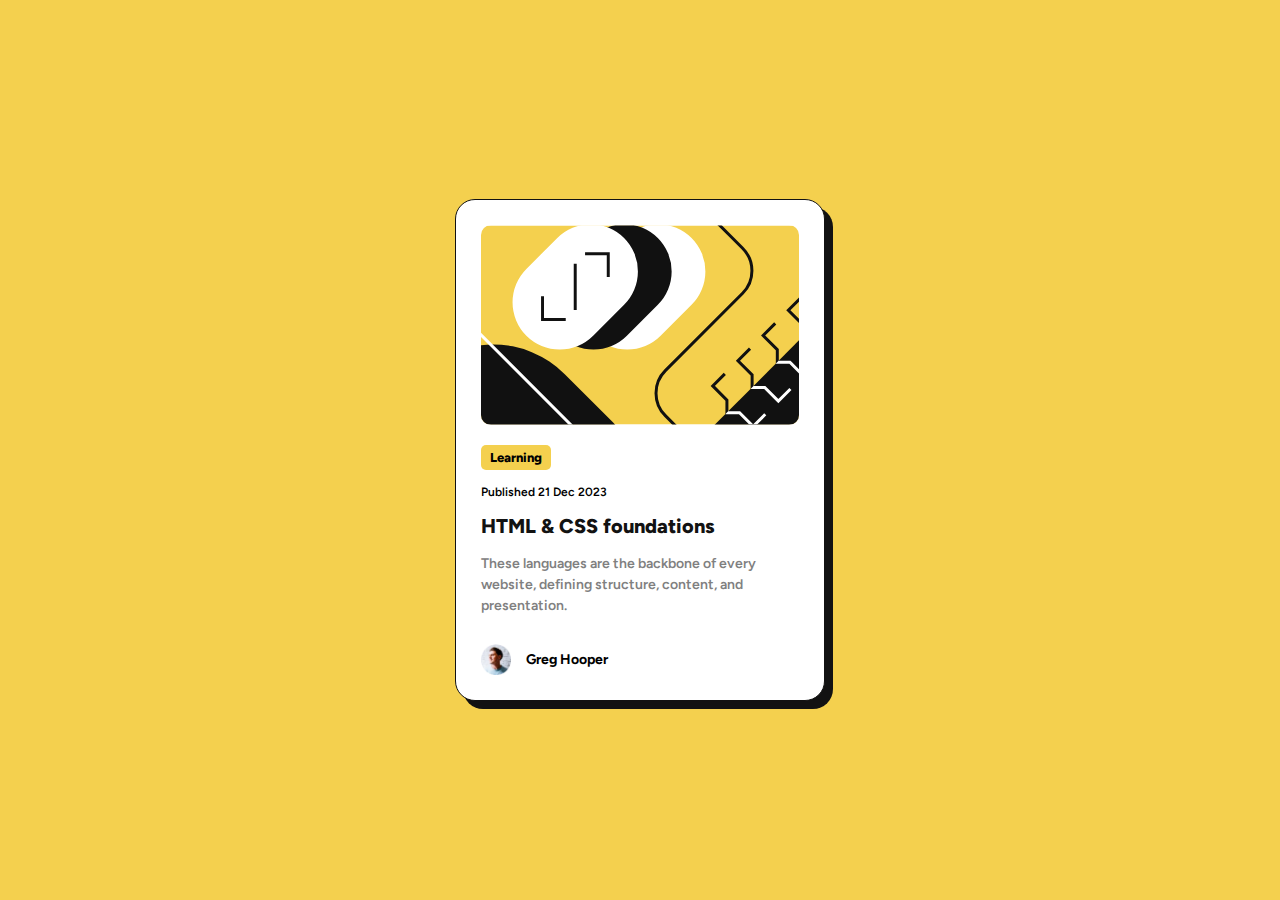
<file: blog-preview-card-main/index.html>
<!DOCTYPE html>
<html lang="en">
<head>
  <meta charset="UTF-8">
  <meta name="viewport" content="width=device-width, initial-scale=1.0"> <!-- displays site properly based on user's device -->
  <link rel="stylesheet" href="./style/style.css">
  <link rel="icon" type="image/png" sizes="32x32" href="./assets/images/favicon-32x32.png">
  
  <title>Frontend Mentor | Blog preview card</title>
  
</head>
<body>
  <div class="container">
    <div class="blog">
        <div class="blog-img">
          <img src="./assets/images/illustration-article.svg" alt="Illustration" />
        </div>
        <div class="blog-details">
          <span>Learning</span>
          <h5>Published 21 Dec 2023</h5>
          <h1>HTML & CSS foundations</h1>
          <p>
            These languages are the backbone of every website, defining structure, content, and presentation.
          </p>
        </div>
        <div class="blog-writer">
          <div class="writer-img">
            <img src="assets/images/image-avatar.webp" alt="blog-avatar">
          </div>
          <h3>Greg Hooper</h3>
        </div>
    </div>
  </div>

  
</body>
</html>
</file>
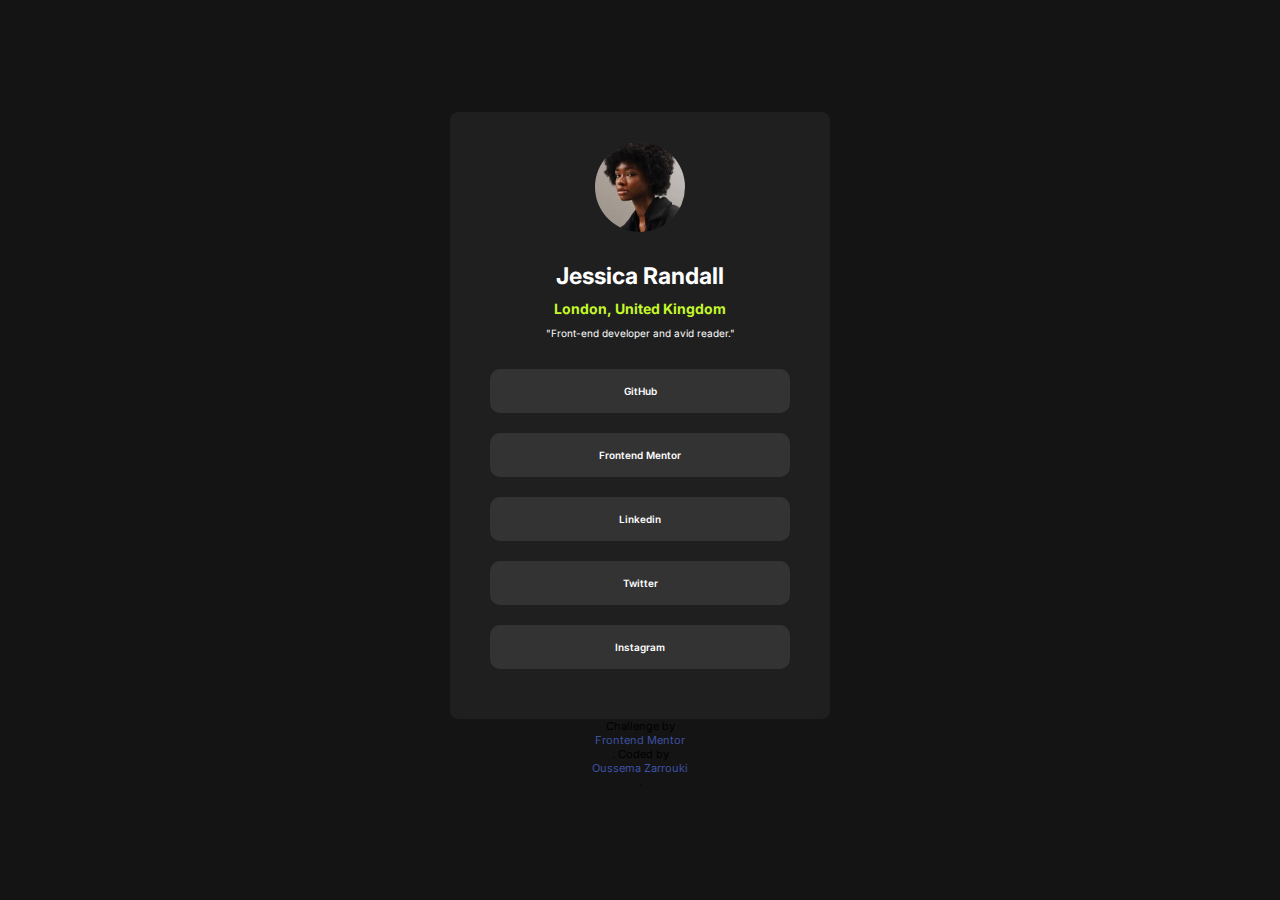
<file: social-links-profile-main/index.html>
<!DOCTYPE html>
<html lang="en">
<head>
  <meta charset="UTF-8">
  <meta name="viewport" content="width=device-width, initial-scale=1.0"> <!-- displays site properly based on user's device -->
  <link rel="stylesheet" href="./style/style.css">
  <link rel="icon" type="image/png" sizes="32x32" href="./assets/images/favicon-32x32.png">
  
  <title>Frontend Mentor | Social links profile</title>

  <!-- Feel free to remove these styles or customise in your own stylesheet 👍 -->
  <style>
    .attribution { font-size: 11px; text-align: center; }
    .attribution a { color: hsl(228, 45%, 44%); }
  </style>
</head>
<body>
  <div class="container">
    <div class="profile">
      <div class="profile-header">
        <div class="profile-img">
          <img src="./assets/images/avatar-jessica.jpeg" alt="Profile Picture" class="profile-img">
        </div>
        <div class="profile-title">
          <h1>Jessica Randall</h1>
          <h2>London, United Kingdom</h2>
        </div>
        <p>"Front-end developer and avid reader."</p>
      </div>
      <ul class="social-media">
        <li><a href="#">GitHub</a></li>
        <li><a href="#">Frontend Mentor</a></li>
        <li><a href="#">Linkedin</a></li>
        <li><a href="#">Twitter</a></li>
        <li><a href="#">Instagram</a></li>
      </ul>

    </div>

  </div>
  
  <div class="attribution">
    Challenge by <a href="https://www.frontendmentor.io?ref=challenge" target="_blank">Frontend Mentor</a>. 
    Coded by <a href="https://github.com/oussemazarrouki">Oussema Zarrouki</a>.
  </div>
</body>
</html>
</file>
<file: blog-preview-card-main/style/style.css>
@import url('https://fonts.googleapis.com/css2?family=Figtree:ital,wght@0,300..900;1,300..900&display=swap');

*,
*::after,
*::before {
  margin: 0;
  padding: 0;
  box-sizing: border-box;
}

:root{
  --clr-yellow: hsl(47, 88%, 63%);
  --clr-white: hsl(0, 0%, 100%);
  --clr-grey: hsl(0, 0%, 50%);
  --clr-black: hsl(0, 0%, 7%);
}

html{
  font-size: 62.5%;
}

body{
  font-family: 'Figtree', sans-serif;
  font-weight: 600;
  background-color: var(--clr-yellow);
  min-height: 100vh;
  display: grid;
  place-content: center;
  font-size: 1.6rem;
}

img{
  display: block;
  max-width: 100%;
}
.container{
  padding-inline: 1.5rem;
  margin:0 auto;
  width: 37rem;
}

.blog{
  background-color: var(--clr-white);
  padding: 2.5rem;
  border-radius: 2rem;
  border: 0.1rem solid var(--clr-black);
  box-shadow: 0.8rem 0.8rem 0 var(--clr-black);
  transition: box-shadow 0.3s ease-in-out;
}

.blog:hover{
  box-shadow: 1rem 1rem 0rem var(--clr-black);
}

.blog .blog-img{
  width: 100%;
  height: 20rem;
}

.blog .blog-img img{
  border-radius: 1rem;
  height: 100%;
  object-fit: cover;
}

.blog .blog-details{
  margin-top: 2rem;
}

.blog .blog-details span{
  display: block;
  background-color: var(--clr-yellow);
  padding: 0.5rem;
  font-weight: 800;
  border-radius: 0.5rem;
  width: 7rem;
  text-align: center;
  font-size:1.3rem;
}

.blog .blog-details h5{
  margin: 1.5rem 0;
  font-size:1.2rem;
  font-weight: 600;
}

.blog .blog-details h1{
  color: var(--clr-black);
  font-weight: 800;
  margin-bottom: 1.5rem;
  font-size:2rem;
  cursor: pointer;
  transition: color 0.3s ease-in-out;
}

.blog:hover h1{
  color: var(--clr-yellow);
}

.blog .blog-details p{
  color : var(--clr-grey);
  line-height: 1.5;
  font-size: 1.4rem;
  margin-bottom: 2.8rem;
  max-width: 33rem;
}

.blog .blog-writer{
  display:flex;
  align-items:center;
  gap: 1.5rem;
}

.blog .blog-writer img{
  width: 3rem;
}

.blog .blog-writer h3{
  font-size: 1.4rem;
}


@media(min-width:1200px){
  .container{
    width: 40rem;
  }

  .card .card-details h1{
    font-size: 2.1rem;
  }
}
</file>
<file: social-links-profile-main/style/style.css>
@import url('https://fonts.googleapis.com/css2?family=Inter:wght@100..900&display=swap');

*,
*::before,
*::after{
    margin:0;
    padding:0;
    box-sizing: border-box;
}

:root{
    --clr-green: hsl(75, 94%, 57%);
    --clr-white: hsl(0, 0%, 100%);
    --clr-grey: hsl(0, 0%, 20%);
    --clr-dark-grey: hsl(0, 0%, 12%);
    --clr-off-black: hsl(0, 0%, 8%); 
    --fw-normal: 400;
    --fw-semi-bold: 600;
    --fw-bold: 700;
}

html{
    font-size: 62.5%;
}

body{
    font-family: 'Inter', sans-serif;
    font: size 1.4rem;
    font-weight: var(--fw-normal);
    background-color: var(--clr-off-black);
    min-height: 100vh;
    display: grid;
    place-content: center;
}
ul {
    list-style: none;
}
a{
    display:block;
    text-decoration: none;
}

.container{
    padding-inline: 1.5rem;
    margin:9rem auto 0;
}

.profile{
    background-color: var(--clr-dark-grey);
    width: 32rem;
    padding: 1.8rem;
    border-radius: 0.8rem;
    text-align: center;
}

.profile .profile-img{
    width: 9rem;
    aspect-ratio: 1;
    margin: 0 auto;
}

.profile .profile-img img{
    display: inherit;
    max-width: 100%;
    border-radius: 50%;
}

.profile .profile-title {
    margin-top: 3rem;
}

.profile .profile-title h1{
    color: var(--clr-white);
    font-size: 2.3rem;
    font-weight: var(--fw-bold);
}

.profile .profile-title h2{
    color: var(--clr-green);
    font-size: 1.4rem;
    margin-top: 1rem;
    margin-bottom: 1rem;
}

.profile .profile-header p{
    color: var(--clr-white);
}

.profile .social-media {
    display:flex;
    flex-direction: column;
    align-items:center;
    margin-top:3rem;
}

.profile .social-media li{
    width: 100%;
}

.profile .social-media li a{
    background-color: var(--clr-grey);
    color: var(--clr-white);
    padding: 1.6rem 0;
    border-radius: 1rem;
    margin-bottom: 2rem;
    font-weight: var(--fw-semi-bold);
    transition: all 0.3s ease-in-out;
}   

.profile .social-media li:hover a{
    background-color: var(--clr-green);
    color: var(--clr-off-black);
}

@media(min-width: 1200px){
    .container{
        margin-top: 0;
    }
    .profile{
        width: 38rem;
        padding : 3rem 4rem;
    }
}
</file>
